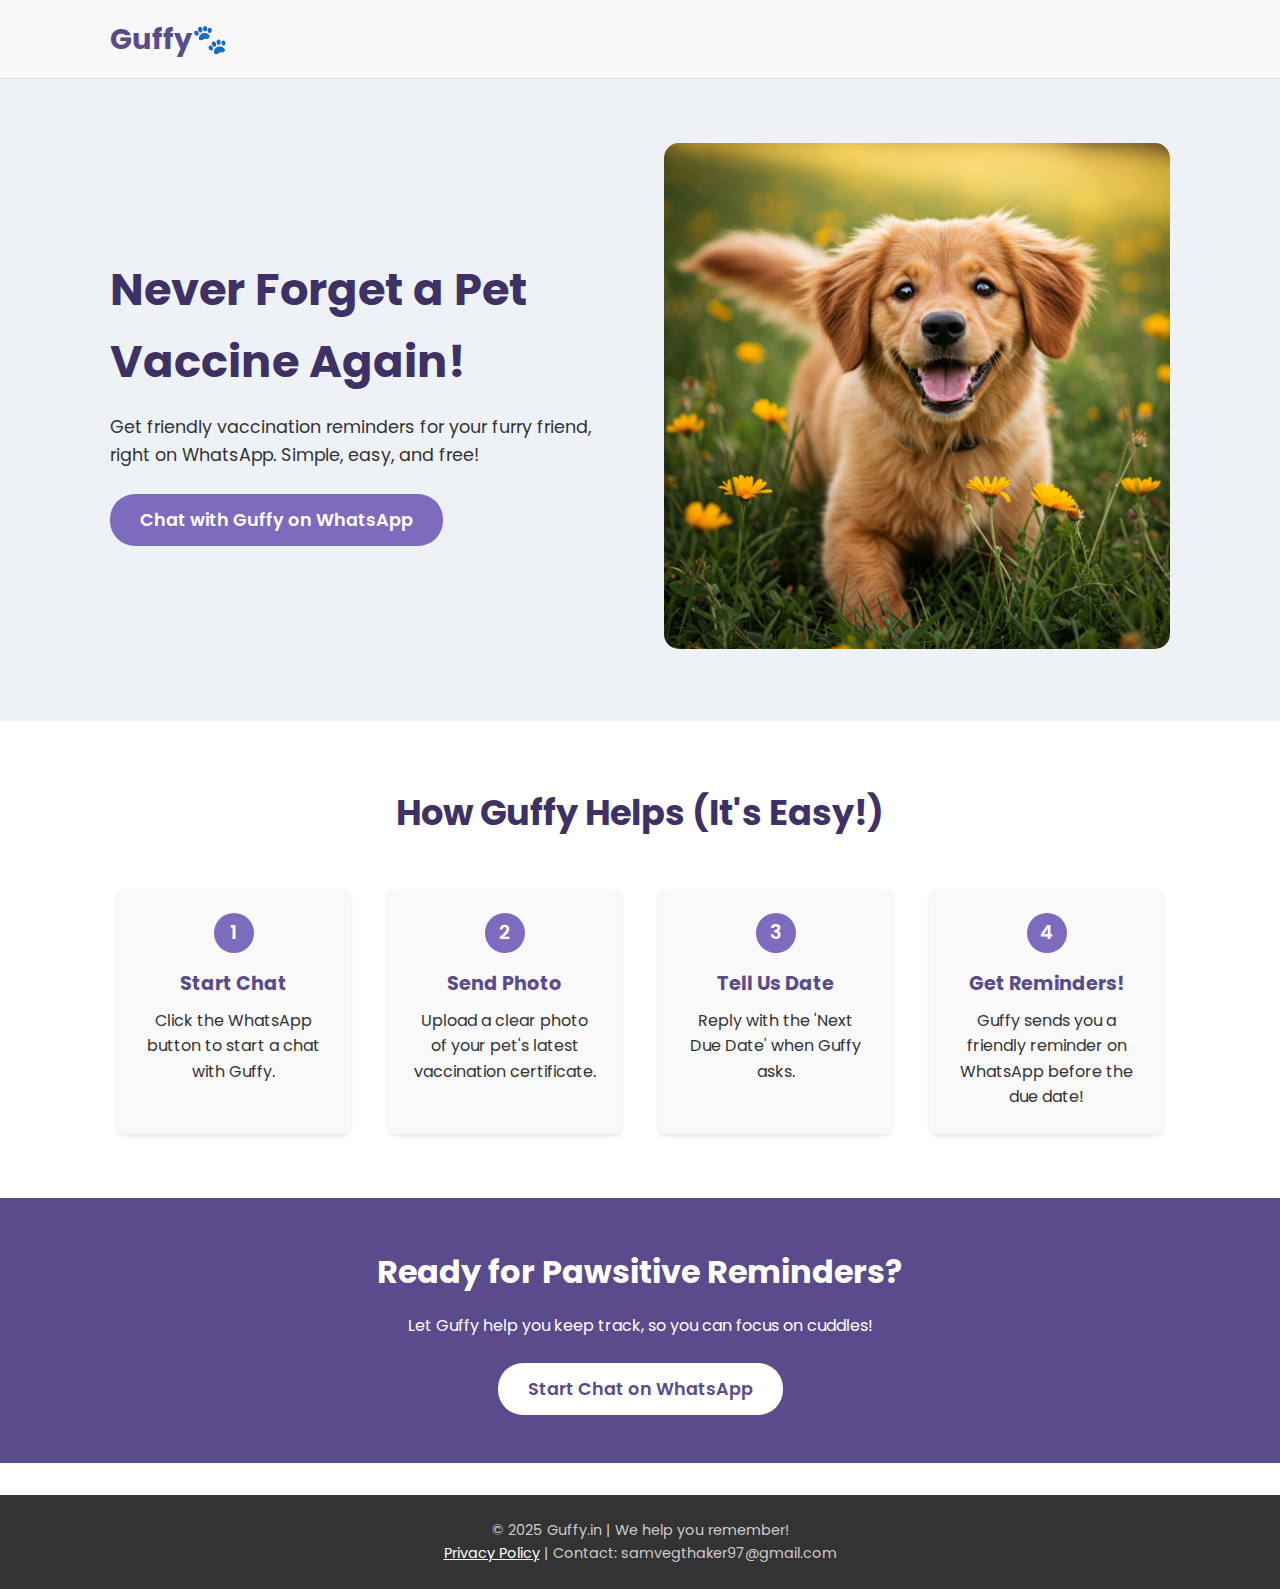
<file: index.html>
<!DOCTYPE html>
<html lang="en">
<head>
    <meta charset="UTF-8">
    <meta name="viewport" content="width=device-width, initial-scale=1.0">
    <title>Guffy - Pet Vaccine Reminders on WhatsApp</title>
    <link rel="stylesheet" href="style.css">
    <link rel="preconnect" href="https://fonts.googleapis.com">
    <link rel="preconnect" href="https://fonts.gstatic.com" crossorigin>
    <link href="https://fonts.googleapis.com/css2?family=Poppins:wght@400;600;700&display=swap" rel="stylesheet">
    </head>
<body>
    <header>
        <div class="container">
            <div class="logo">Guffy🐾</div>
            </div>
    </header>

    <main>
        <section class="hero">
            <div class="container hero-content">
                <div class="hero-text">
                    <h1>Never Forget a Pet Vaccine Again!</h1>
                    <p>Get friendly vaccination reminders for your furry friend, right on WhatsApp. Simple, easy, and free!</p>
                    <a href="https://wa.me/15557717608?text=Hi%2C%20I%20would%20like%20to%20add%20a%20reminder%20for%20my%20pet%27s%20vaccination" class="cta-button" target="_blank" rel="noopener noreferrer">Chat with Guffy on WhatsApp</a>
                </div>
                <div class="hero-image">
                    <img src="images/hero-pet.jpeg" alt="Hero Pet Picture" style="max-width: 100%; height: auto; /* Placeholder styling */">
                </div>
            </div>
        </section>

        <section id="how-it-works" class="how-it-works">
            <div class="container">
                <h2>How Guffy Helps (It's Easy!)</h2>
                <div class="steps">
                    <div class="step">
                        <div class="step-icon">1</div>
                        <h3>Start Chat</h3>
                        <p>Click the WhatsApp button to start a chat with Guffy.</p>
                    </div>
                    <div class="step">
                        <div class="step-icon">2</div>
                        <h3>Send Photo</h3>
                        <p>Upload a clear photo of your pet's latest vaccination certificate.</p>
                    </div>
                    <div class="step">
                        <div class="step-icon">3</div>
                        <h3>Tell Us Date</h3>
                        <p>Reply with the 'Next Due Date' when Guffy asks.</p>
                    </div>
                    <div class="step">
                        <div class="step-icon">4</div>
                        <h3>Get Reminders!</h3>
                        <p>Guffy sends you a friendly reminder on WhatsApp before the due date!</p>
                    </div>
                </div>
            </div>
        </section>

         <section class="cta-section">
             <div class="container">
                 <h2>Ready for Pawsitive Reminders?</h2>
                 <p>Let Guffy help you keep track, so you can focus on cuddles!</p>
                 <a href="https://wa.me/15557717608?text=Hi%2C%20I%20would%20like%20to%20add%20a%20reminder%20for%20my%20pet%27s%20vaccination" class="cta-button" target="_blank" rel="noopener noreferrer">Start Chat on WhatsApp</a>
             </div>
         </section>

    </main>

    <footer>
        <div class="container">
            <p>&copy; 2025 Guffy.in | We help you remember!</p>
            <p><a href="privacy.html">Privacy Policy</a> | Contact: samvegthaker97@gmail.com</p>
        </div>
    </footer>

</body>
</html>
</file>
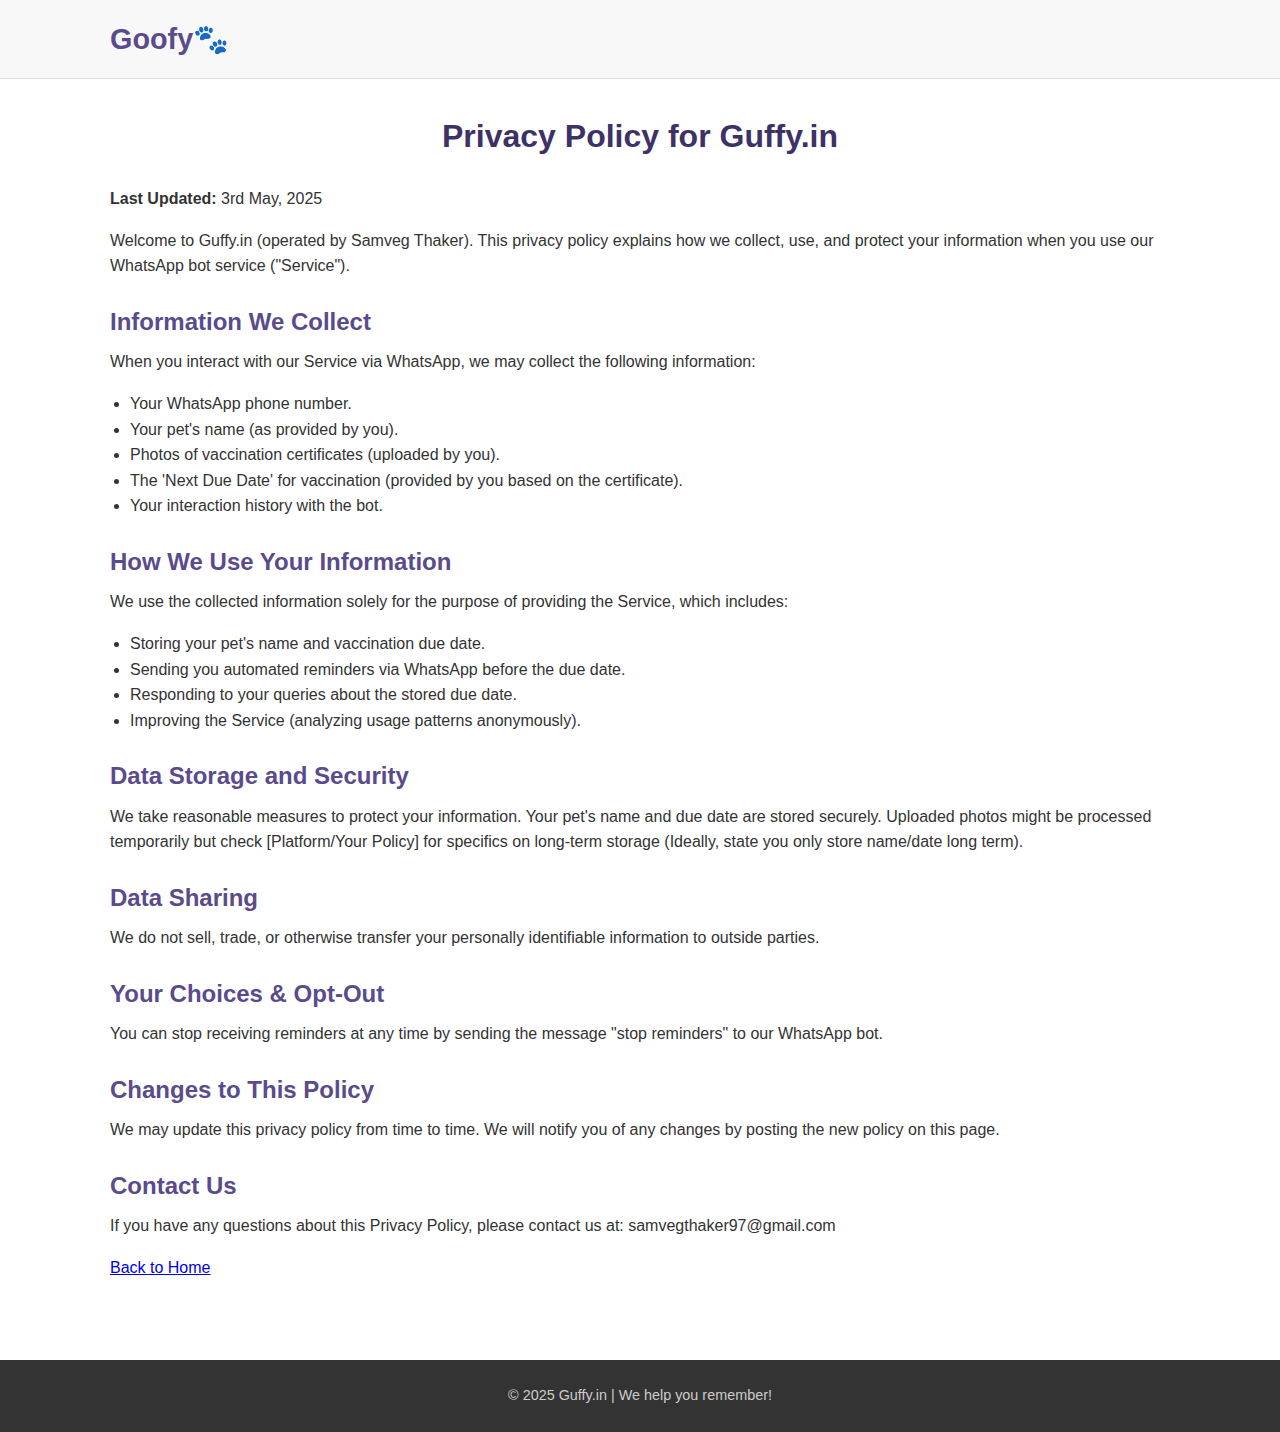
<file: privacy.html>
<!DOCTYPE html>
<html lang="en">
<head>
    <meta charset="UTF-8">
    <meta name="viewport" content="width=device-width, initial-scale=1.0">
    <title>Privacy Policy - Goofy</title>
    <link rel="stylesheet" href="style.css"> <style>
        /* Add specific styles for privacy page if needed */
        .privacy-content { padding: 2rem 0; }
        .privacy-content h1 { margin-bottom: 1.5rem; text-align: center; color: #3e3165;}
        .privacy-content h2 { margin-top: 1.5rem; margin-bottom: 0.5rem; color: #5a4b8c;}
        .privacy-content p { margin-bottom: 1rem; }
        .privacy-content ul { margin-left: 20px; margin-bottom: 1rem;}
    </style>
</head>
<body>
    <header>
        <div class="container">
            <div class="logo"><a href="index.html" style="color: #5a4b8c; text-decoration: none;">Goofy🐾</a></div>
        </div>
    </header>

    <main class="privacy-content">
        <div class="container">
            <h1>Privacy Policy for Guffy.in</h1>
            <p><strong>Last Updated:</strong> 3rd May, 2025</p>

            <p>Welcome to Guffy.in (operated by Samveg Thaker). This privacy policy explains how we collect, use, and protect your information when you use our WhatsApp bot service ("Service").</p>

            <h2>Information We Collect</h2>
            <p>When you interact with our Service via WhatsApp, we may collect the following information:</p>
            <ul>
                <li>Your WhatsApp phone number.</li>
                <li>Your pet's name (as provided by you).</li>
                <li>Photos of vaccination certificates (uploaded by you).</li>
                <li>The 'Next Due Date' for vaccination (provided by you based on the certificate).</li>
                <li>Your interaction history with the bot.</li>
            </ul>

            <h2>How We Use Your Information</h2>
            <p>We use the collected information solely for the purpose of providing the Service, which includes:</p>
            <ul>
                <li>Storing your pet's name and vaccination due date.</li>
                <li>Sending you automated reminders via WhatsApp before the due date.</li>
                <li>Responding to your queries about the stored due date.</li>
                <li>Improving the Service (analyzing usage patterns anonymously).</li>
            </ul>

             <h2>Data Storage and Security</h2>
             <p>We take reasonable measures to protect your information. Your pet's name and due date are stored securely. Uploaded photos might be processed temporarily but check [Platform/Your Policy] for specifics on long-term storage (Ideally, state you only store name/date long term).</p>
             <h2>Data Sharing</h2>
            <p>We do not sell, trade, or otherwise transfer your personally identifiable information to outside parties.</p>

            <h2>Your Choices & Opt-Out</h2>
            <p>You can stop receiving reminders at any time by sending the message "stop reminders" to our WhatsApp bot.</p>
            <h2>Changes to This Policy</h2>
            <p>We may update this privacy policy from time to time. We will notify you of any changes by posting the new policy on this page.</p>

            <h2>Contact Us</h2>
            <p>If you have any questions about this Privacy Policy, please contact us at: samvegthaker97@gmail.com</p>

            <p><a href="index.html">Back to Home</a></p>
        </div>
    </main>

     <footer>
        <div class="container">
            <p>&copy; 2025 Guffy.in | We help you remember!</p>
        </div>
    </footer>
</body>
</html>
</file>
<file: style.css>
/* Basic Reset */
* {
    margin: 0;
    padding: 0;
    box-sizing: border-box;
}

body {
    font-family: 'Poppins', sans-serif;
    line-height: 1.6;
    color: #333;
}

.container {
    max-width: 1100px;
    margin: 0 auto;
    padding: 0 20px;
}

/* Header */
header {
    background: #f8f8f8;
    padding: 1rem 0;
    border-bottom: 1px solid #ddd;
}

header .container {
    display: flex;
    justify-content: space-between;
    align-items: center;
}

.logo {
    font-size: 1.8rem;
    font-weight: 700;
    color: #5a4b8c; /* Pet-friendly purple */
}

/* Hero Section */
.hero {
    background: #eef2f7; /* Light background */
    padding: 4rem 0;
    text-align: center;
}

.hero-content {
    display: flex;
    flex-direction: column;
    align-items: center;
    gap: 2rem;
}

.hero-text h1 {
    font-size: 2.8rem;
    margin-bottom: 1rem;
    color: #3e3165;
}

.hero-text p {
    font-size: 1.1rem;
    margin-bottom: 1.5rem;
    max-width: 600px;
    margin-left: auto;
    margin-right: auto;
}

.cta-button {
    display: inline-block;
    background: #7d6bbd; /* Brighter purple */
    color: #fff;
    padding: 12px 30px;
    border-radius: 25px;
    text-decoration: none;
    font-weight: 600;
    transition: background-color 0.3s ease;
    font-size: 1.1rem;
}

.cta-button:hover {
    background: #5a4b8c;
}

.hero-image img {
    max-width: 350px; /* Adjust as needed */
    border-radius: 15px; /* Optional */
}

/* How It Works Section */
.how-it-works {
    padding: 4rem 0;
    text-align: center;
}

.how-it-works h2 {
    font-size: 2.2rem;
    margin-bottom: 3rem;
    color: #3e3165;
}

.steps {
    display: flex;
    justify-content: space-around;
    gap: 1.5rem;
    flex-wrap: wrap; /* Allows steps to wrap on smaller screens */
}

.step {
    flex-basis: 22%; /* Aim for 4 steps per row on larger screens */
    min-width: 200px; /* Minimum width before wrapping */
    padding: 1.5rem;
    background: #f9f9f9;
    border-radius: 8px;
    box-shadow: 0 2px 5px rgba(0,0,0,0.1);
}

.step-icon {
    background: #7d6bbd;
    color: #fff;
    width: 40px;
    height: 40px;
    border-radius: 50%;
    display: flex;
    justify-content: center;
    align-items: center;
    font-size: 1.2rem;
    font-weight: 600;
    margin: 0 auto 1rem auto;
}

.step h3 {
    font-size: 1.2rem;
    margin-bottom: 0.5rem;
    color: #5a4b8c;
}

/* CTA Section */
.cta-section {
    background: #5a4b8c;
    color: #fff;
    padding: 3rem 0;
    text-align: center;
}
.cta-section h2 {
     font-size: 2rem;
     margin-bottom: 1rem;
}
.cta-section p {
     margin-bottom: 1.5rem;
}
.cta-section .cta-button {
    background: #fff;
    color: #5a4b8c;
}
.cta-section .cta-button:hover {
    background: #eee;
}


/* Footer */
footer {
    background: #333;
    color: #ccc;
    text-align: center;
    padding: 1.5rem 0;
    margin-top: 2rem;
    font-size: 0.9rem;
}

footer a {
    color: #fff;
    text-decoration: underline;
}
footer a:hover {
    color: #ddd;
}

/* Responsiveness */
@media (max-width: 768px) {
    .hero-content {
        flex-direction: column; /* Stack text and image on mobile */
    }

    .hero-text h1 {
        font-size: 2.2rem;
    }

    .steps {
        flex-direction: column; /* Stack steps vertically */
        align-items: center;
    }

    .step {
        flex-basis: 80%; /* Take more width on mobile */
        max-width: 400px;
    }
}

@media (min-width: 769px) {
    .hero-content {
        flex-direction: row; /* Side-by-side layout */
        text-align: left;
        gap: 3rem;
    }
     .hero-text {
         flex: 1;
     }
     .hero-image {
         flex: 1;
         text-align: center;
     }
     .hero-text p {
         margin-left: 0;
         margin-right: 0;
     }
}
</file>
